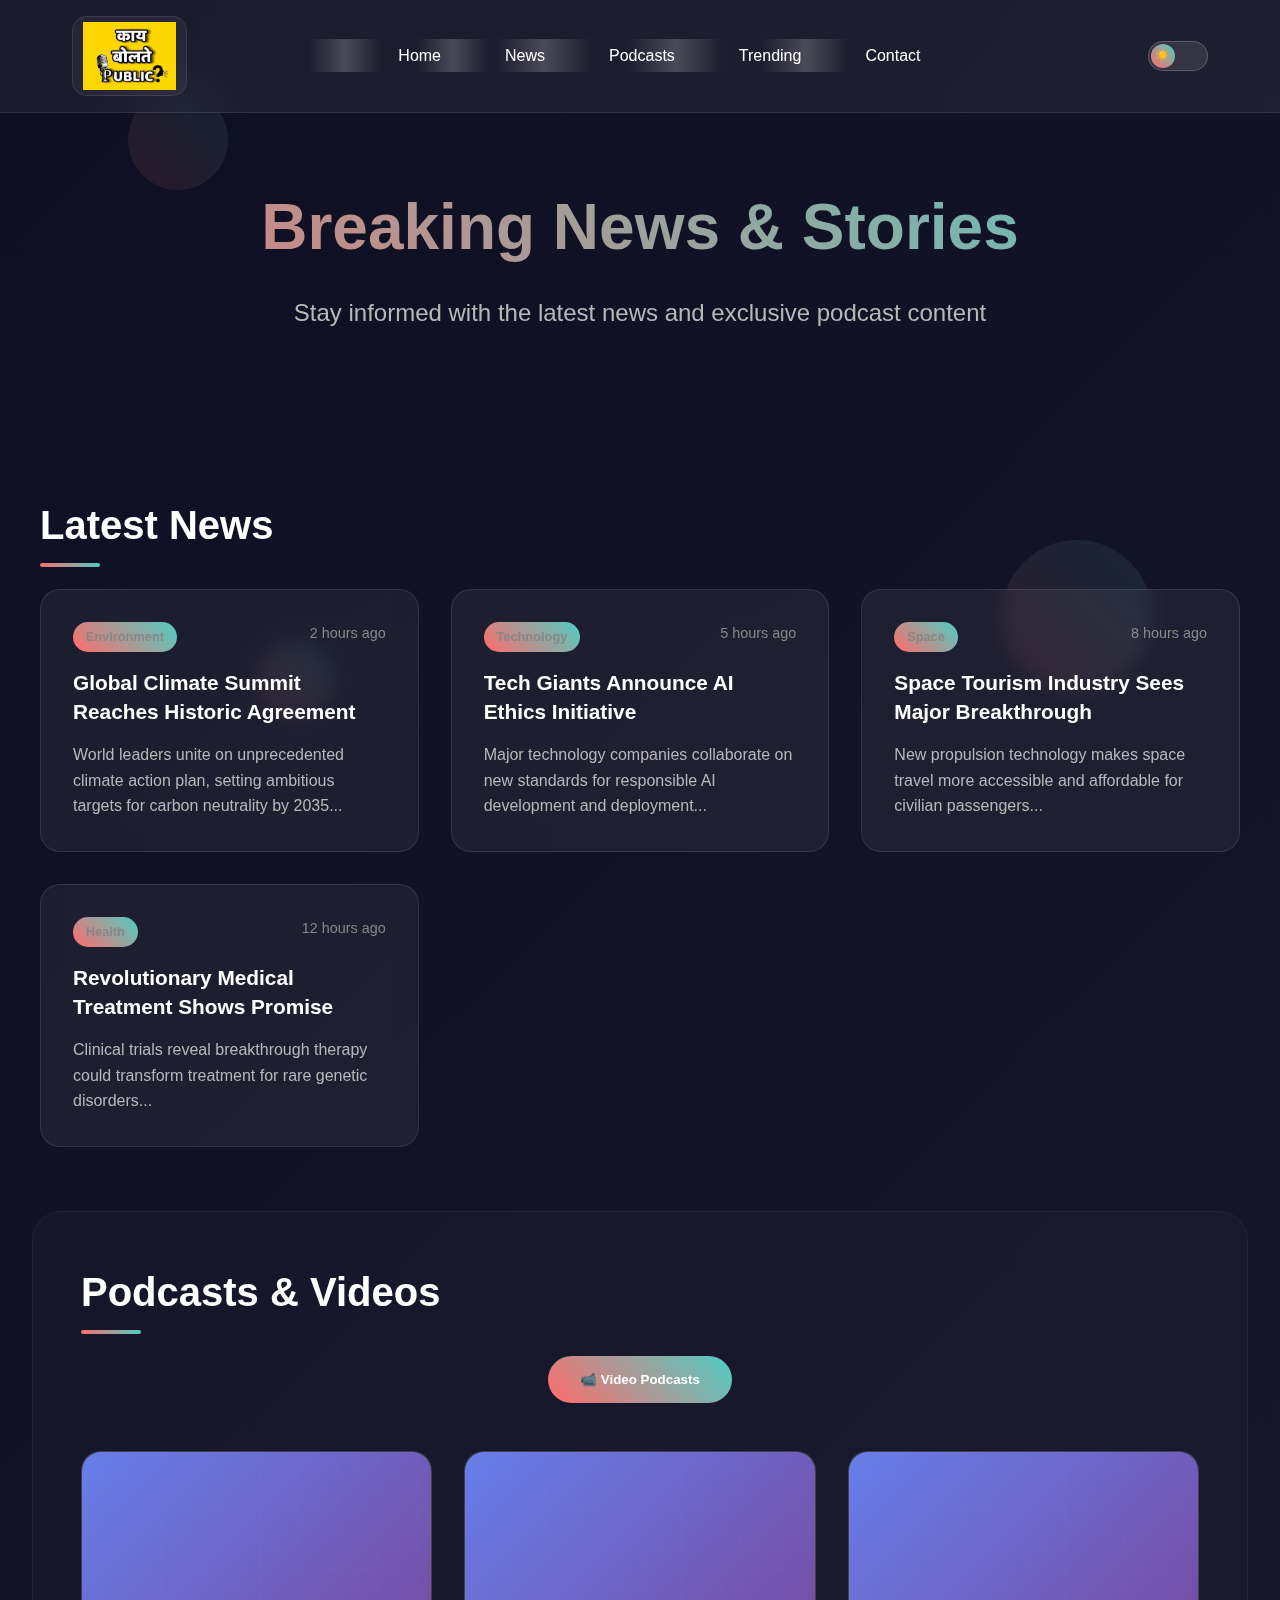
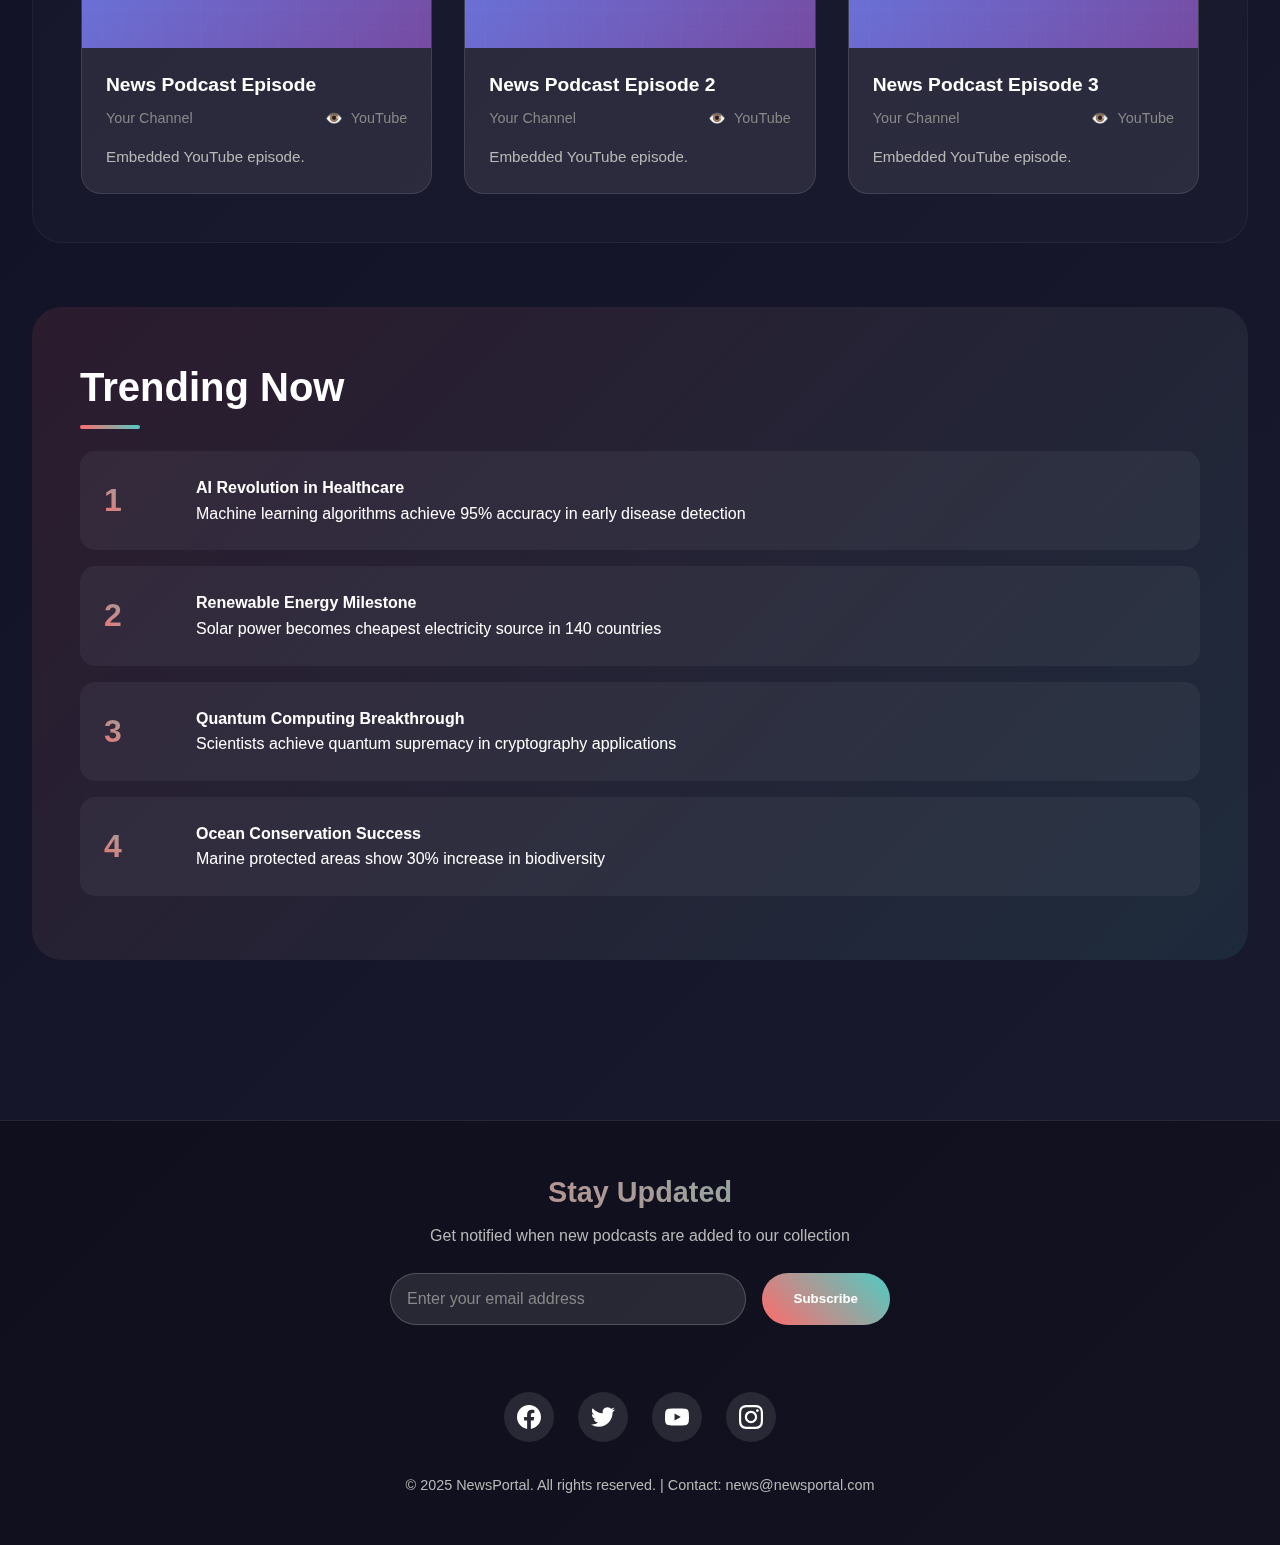
<file: index.html>
<!DOCTYPE html>
<html lang="en">
<head>
    <meta charset="UTF-8">
    <meta name="viewport" content="width=device-width, initial-scale=1.0">
    <title>NewsPortal - Breaking News & Podcasts</title>
    <style>
        * {
            margin: 0;
            padding: 0;
            box-sizing: border-box;
        }

        :root {
            --bg-primary: linear-gradient(135deg, #0f0f23 0%, #1a1a2e 100%);
            --bg-secondary: rgba(255, 255, 255, 0.05);
            --bg-tertiary: rgba(255, 255, 255, 0.08);
            --text-primary: #ffffff;
            --text-secondary: #b8b8b8;
            --text-muted: #888;
            --border-color: rgba(255, 255, 255, 0.1);
            --accent-primary: #ff6b6b;
            --accent-secondary: #4ecdc4;
        }

        [data-theme="light"] {
            --bg-primary: linear-gradient(135deg, #f5f7fa 0%, #c3cfe2 100%);
            --bg-secondary: rgba(255, 255, 255, 0.8);
            --bg-tertiary: rgba(255, 255, 255, 0.9);
            --text-primary: #2c3e50;
            --text-secondary: #34495e;
            --text-muted: #7f8c8d;
            --border-color: rgba(0, 0, 0, 0.1);
        }

        body {
            font-family: 'Inter', -apple-system, BlinkMacSystemFont, sans-serif;
            background: var(--bg-primary);
            color: var(--text-primary);
            line-height: 1.6;
            overflow-x: hidden;
            transition: background 0.3s ease, color 0.3s ease;
        }

        .header {
            background: rgba(255, 255, 255, 0.05);
            backdrop-filter: blur(20px);
            border-bottom: 1px solid rgba(255, 255, 255, 0.1);
            position: fixed;
            width: 100%;
            top: 0;
            z-index: 1000;
            transition: all 0.3s ease;
        }

        .nav-container {
            max-width: 1200px;
            margin: 0 auto;
            padding: 1rem 2rem;
            display: flex;
            justify-content: space-between;
            align-items: center;
        }

        .theme-toggle {
            background: rgba(255, 255, 255, 0.1);
            border: 1px solid rgba(255, 255, 255, 0.2);
            border-radius: 50px;
            width: 60px;
            height: 30px;
            position: relative;
            cursor: pointer;
            transition: all 0.3s ease;
            margin-left: 1rem;
        }

        .theme-toggle:hover {
            background: rgba(255, 255, 255, 0.15);
        }

        .theme-toggle-slider {
            position: absolute;
            top: 2px;
            left: 2px;
            width: 24px;
            height: 24px;
            background: linear-gradient(45deg, #ff6b6b, #4ecdc4);
            border-radius: 50%;
            transition: all 0.3s ease;
            display: flex;
            align-items: center;
            justify-content: center;
            font-size: 12px;
        }

        .theme-toggle-slider.moon {
            transform: translateX(30px);
        }

        .theme-toggle-slider.sun::before {
            content: '☀️';
        }

        .theme-toggle-slider.moon::before {
            content: '🌙';
        }

        .logo {
            display: flex;
            align-items: center;
            height: 80px;
            text-decoration: none;
            background: rgba(255, 255, 255, 0.05);
            border: 1px solid rgba(255, 255, 255, 0.1);
            border-radius: 15px;
            padding: 5px 10px;
            transition: all 0.3s ease;
        }

        .logo img {
            height: 100%;
            width: auto;
            transition: transform 0.3s ease;
        }

        .logo:hover {
            transform: scale(1.05);
            background: rgba(255, 255, 255, 0.08);
            border-color: rgba(255, 255, 255, 0.2);
        }

        .logo:hover img {
            transform: scale(1.05);
        }

        .nav-menu {
            display: flex;
            list-style: none;
            gap: 2rem;
        }

        .nav-item a {
            color: var(--text-primary);
            text-decoration: none;
            font-weight: 500;
            padding: 0.5rem 1rem;
            border-radius: 50px;
            transition: all 0.3s ease;
            position: relative;
            overflow: hidden;
        }

        .nav-item a::before {
            content: '';
            position: absolute;
            top: 0;
            left: -100%;
            width: 100%;
            height: 100%;
            background: linear-gradient(90deg, transparent, rgba(255, 255, 255, 0.2), transparent);
            transition: left 0.5s;
        }

        .nav-item a:hover::before {
            left: 100%;
        }

        .nav-item a:hover {
            background: rgba(255, 255, 255, 0.1);
            transform: translateY(-2px);
        }

        .main-content {
            margin-top: 80px;
            padding: 2rem;
        }

        .hero-section {
            max-width: 1200px;
            margin: 0 auto 4rem;
            text-align: center;
            padding: 4rem 0;
        }

        .hero-title {
            font-size: 4rem;
            font-weight: 900;
            margin-bottom: 1rem;
            background: linear-gradient(45deg, #ff6b6b, #4ecdc4, #45b7d1, #f9ca24);
            background-size: 400% 400%;
            background-clip: text;
            -webkit-background-clip: text;
            -webkit-text-fill-color: transparent;
            animation: gradientShift 4s ease-in-out infinite;
        }

        .hero-subtitle {
            font-size: 1.5rem;
            color: var(--text-secondary);
            margin-bottom: 2rem;
        }

        @keyframes gradientShift {
            0%, 100% { background-position: 0% 50%; }
            50% { background-position: 100% 50%; }
        }

        .section {
            max-width: 1200px;
            margin: 0 auto 4rem;
        }

        .section-title {
            font-size: 2.5rem;
            font-weight: 700;
            margin-bottom: 2rem;
            position: relative;
            display: inline-block;
        }

        .section-title::after {
            content: '';
            position: absolute;
            bottom: -10px;
            left: 0;
            width: 60px;
            height: 4px;
            background: linear-gradient(45deg, #ff6b6b, #4ecdc4);
            border-radius: 2px;
        }

        .news-grid {
            display: grid;
            grid-template-columns: repeat(auto-fit, minmax(350px, 1fr));
            gap: 2rem;
            margin-bottom: 3rem;
        }

        .news-card {
            background: rgba(255, 255, 255, 0.05);
            backdrop-filter: blur(10px);
            border: 1px solid rgba(255, 255, 255, 0.1);
            border-radius: 20px;
            padding: 2rem;
            transition: all 0.3s ease;
            cursor: pointer;
            position: relative;
            overflow: hidden;
        }

        .news-card::before {
            content: '';
            position: absolute;
            top: 0;
            left: 0;
            right: 0;
            height: 4px;
            background: linear-gradient(90deg, #ff6b6b, #4ecdc4, #45b7d1);
            transform: scaleX(0);
            transition: transform 0.3s ease;
        }

        .news-card:hover::before {
            transform: scaleX(1);
        }

        .news-card:hover {
            transform: translateY(-10px);
            background: rgba(255, 255, 255, 0.08);
            box-shadow: 0 20px 40px rgba(0, 0, 0, 0.3);
        }

        .news-meta {
            display: flex;
            justify-content: space-between;
            margin-bottom: 1rem;
            font-size: 0.9rem;
            color: var(--text-muted);
        }

        .news-category {
            background: linear-gradient(45deg, #ff6b6b, #4ecdc4);
            padding: 0.3rem 0.8rem;
            border-radius: 20px;
            font-size: 0.8rem;
            font-weight: 600;
        }

        .news-title {
            font-size: 1.3rem;
            font-weight: 600;
            margin-bottom: 1rem;
            line-height: 1.4;
        }

        .news-excerpt {
            color: var(--text-secondary);
            line-height: 1.6;
        }

        .podcast-section {
            background: rgba(255, 255, 255, 0.02);
            border-radius: 30px;
            padding: 3rem;
            margin: 4rem 0;
            border: 1px solid rgba(255, 255, 255, 0.05);
        }

        .podcast-tabs {
            display: flex;
            justify-content: center;
            gap: 1rem;
            margin-bottom: 3rem;
        }

        .tab-button {
            background: rgba(255, 255, 255, 0.1);
            border: none;
            color: #ffffff;
            padding: 1rem 2rem;
            border-radius: 50px;
            font-weight: 600;
            cursor: pointer;
            transition: all 0.3s ease;
            position: relative;
            overflow: hidden;
        }

        .tab-button.active {
            background: linear-gradient(45deg, #ff6b6b, #4ecdc4);
        }

        .tab-button:not(.active):hover {
            background: rgba(255, 255, 255, 0.15);
            transform: translateY(-2px);
        }

        .tab-content {
            display: none;
        }

        .tab-content.active {
            display: block;
        }

        .video-section {
            margin-top: 2rem;
        }

        .video-grid {
            display: grid;
            grid-template-columns: repeat(auto-fit, minmax(350px, 1fr));
            gap: 2rem;
        }

        .video-card {
            background: rgba(255, 255, 255, 0.08);
            border-radius: 20px;
            overflow: hidden;
            border: 1px solid rgba(255, 255, 255, 0.1);
            transition: all 0.3s ease;
            position: relative;
        }

        .video-card:hover {
            transform: translateY(-8px);
            box-shadow: 0 25px 50px rgba(0, 0, 0, 0.3);
        }

        .video-thumbnail {
            position: relative;
            width: 100%;
            height: 200px;
            background: linear-gradient(135deg, #667eea 0%, #764ba2 100%);
            display: flex;
            align-items: center;
            justify-content: center;
            overflow: hidden;
        }

        .video-thumbnail::before {
            content: '';
            position: absolute;
            top: 0;
            left: 0;
            right: 0;
            bottom: 0;
            background: url('data:image/svg+xml,<svg xmlns="http://www.w3.org/2000/svg" viewBox="0 0 100 100"><defs><pattern id="grid" width="10" height="10" patternUnits="userSpaceOnUse"><path d="M 10 0 L 0 0 0 10" fill="none" stroke="rgba(255,255,255,0.1)" stroke-width="0.5"/></pattern></defs><rect width="100" height="100" fill="url(%23grid)"/></svg>');
            opacity: 0.3;
        }

        .play-overlay {
            position: absolute;
            top: 50%;
            left: 50%;
            transform: translate(-50%, -50%);
            width: 70px;
            height: 70px;
            background: rgba(255, 255, 255, 0.9);
            border-radius: 50%;
            display: flex;
            align-items: center;
            justify-content: center;
            cursor: pointer;
            transition: all 0.3s ease;
            z-index: 2;
        }

        .play-overlay:hover {
            transform: translate(-50%, -50%) scale(1.1);
            background: rgba(255, 255, 255, 1);
        }

        .play-icon {
            width: 0;
            height: 0;
            border-left: 20px solid #333;
            border-top: 12px solid transparent;
            border-bottom: 12px solid transparent;
            margin-left: 5px;
        }

        .video-duration {
            position: absolute;
            bottom: 10px;
            right: 10px;
            background: rgba(0, 0, 0, 0.8);
            color: white;
            padding: 0.3rem 0.8rem;
            border-radius: 20px;
            font-size: 0.85rem;
            font-weight: 600;
        }

        .video-info {
            padding: 1.5rem;
        }

        .video-title {
            font-size: 1.2rem;
            font-weight: 600;
            margin-bottom: 0.5rem;
            line-height: 1.4;
        }

        .video-meta {
            display: flex;
            justify-content: space-between;
            align-items: center;
            margin-bottom: 1rem;
            font-size: 0.9rem;
            color: var(--text-muted);
        }

        .video-views {
            display: flex;
            align-items: center;
            gap: 0.5rem;
        }

        .video-description {
            color: var(--text-secondary);
            line-height: 1.5;
            font-size: 0.95rem;
        }

        .live-indicator {
            display: inline-flex;
            align-items: center;
            gap: 0.5rem;
            background: linear-gradient(45deg, #ff4757, #ff6b6b);
            color: white;
            padding: 0.3rem 0.8rem;
            border-radius: 20px;
            font-size: 0.8rem;
            font-weight: 600;
            position: absolute;
            top: 10px;
            left: 10px;
            z-index: 3;
        }

        .live-dot {
            width: 8px;
            height: 8px;
            background: white;
            border-radius: 50%;
            animation: pulse 2s infinite;
        }

        @keyframes pulse {
            0%, 100% { opacity: 1; transform: scale(1); }
            50% { opacity: 0.5; transform: scale(1.2); }
        }

        @media (max-width: 768px) {
            .podcast-tabs {
                flex-direction: column;
                align-items: center;
            }
            
            .tab-button {
                width: 200px;
            }
            
            .video-grid {
                grid-template-columns: 1fr;
            }
        }

        .podcast-grid {
            display: grid;
            grid-template-columns: repeat(auto-fit, minmax(300px, 1fr));
            gap: 2rem;
        }

        .podcast-card {
            background: rgba(255, 255, 255, 0.08);
            border-radius: 20px;
            padding: 2rem;
            border: 1px solid rgba(255, 255, 255, 0.1);
            transition: all 0.3s ease;
            position: relative;
            overflow: hidden;
        }

        .podcast-card::before {
            content: '';
            position: absolute;
            top: -50%;
            left: -50%;
            width: 200%;
            height: 200%;
            background: conic-gradient(from 0deg, transparent, rgba(255, 107, 107, 0.1), transparent);
            animation: rotate 8s linear infinite;
            z-index: 0;
        }

        .podcast-card > * {
            position: relative;
            z-index: 1;
        }

        @keyframes rotate {
            100% { transform: rotate(360deg); }
        }

        .podcast-card:hover {
            transform: translateY(-5px);
            background: rgba(255, 255, 255, 0.12);
        }

        .podcast-image {
            width: 80px;
            height: 80px;
            background: linear-gradient(45deg, #ff6b6b, #4ecdc4);
            border-radius: 15px;
            margin-bottom: 1.5rem;
            display: flex;
            align-items: center;
            justify-content: center;
            font-size: 2rem;
        }

        .podcast-title {
            font-size: 1.4rem;
            font-weight: 600;
            margin-bottom: 0.5rem;
        }

        .podcast-host {
            color: var(--text-muted);
            margin-bottom: 1rem;
        }

        .podcast-description {
            color: var(--text-secondary);
            margin-bottom: 1.5rem;
            line-height: 1.6;
        }

        .play-button {
            background: linear-gradient(45deg, #ff6b6b, #4ecdc4);
            border: none;
            color: white;
            padding: 0.8rem 2rem;
            border-radius: 50px;
            font-weight: 600;
            cursor: pointer;
            transition: all 0.3s ease;
            position: relative;
            overflow: hidden;
        }

        .play-button::before {
            content: '';
            position: absolute;
            top: 50%;
            left: 50%;
            width: 0;
            height: 0;
            background: rgba(255, 255, 255, 0.2);
            border-radius: 50%;
            transform: translate(-50%, -50%);
            transition: all 0.3s ease;
        }

        .play-button:hover::before {
            width: 300px;
            height: 300px;
        }

        .play-button:hover {
            transform: scale(1.05);
            box-shadow: 0 10px 30px rgba(255, 107, 107, 0.3);
        }

        .trending-section {
            background: linear-gradient(135deg, rgba(255, 107, 107, 0.1), rgba(78, 205, 196, 0.1));
            border-radius: 30px;
            padding: 3rem;
            margin: 4rem 0;
        }

        .trending-item {
            display: flex;
            align-items: center;
            padding: 1.5rem;
            margin-bottom: 1rem;
            background: rgba(255, 255, 255, 0.05);
            border-radius: 15px;
            transition: all 0.3s ease;
            cursor: pointer;
            text-decoration: none;
            color: inherit;
        }

        .trending-item:hover {
            background: rgba(255, 255, 255, 0.1);
            transform: translateX(10px);
        }

        .trending-number {
            font-size: 2rem;
            font-weight: 800;
            background: linear-gradient(45deg, #ff6b6b, #4ecdc4);
            background-clip: text;
            -webkit-background-clip: text;
            -webkit-text-fill-color: transparent;
            margin-right: 2rem;
            min-width: 60px;
        }

        .footer {
            background: rgba(0, 0, 0, 0.3);
            padding: 3rem 2rem;
            text-align: center;
            margin-top: 4rem;
            border-top: 1px solid rgba(255, 255, 255, 0.1);
        }

        .footer-content {
            max-width: 1200px;
            margin: 0 auto;
        }

        .social-links {
            display: flex;
            justify-content: center;
            gap: 1.5rem;
            margin-bottom: 2rem;
        }

        .social-link {
            display: flex;
            align-items: center;
            justify-content: center;
            width: 50px;
            height: 50px;
            background: rgba(255, 255, 255, 0.1);
            border-radius: 50%;
            color: #ffffff;
            text-decoration: none;
            font-size: 1.5rem;
            transition: all 0.3s ease;
            position: relative;
            overflow: hidden;
        }

        .social-link::before {
            content: '';
            position: absolute;
            top: 0;
            left: 0;
            width: 100%;
            height: 100%;
            transform: scale(0);
            transition: transform 0.3s ease;
            border-radius: 50%;
        }

        .social-link.facebook::before {
            background: #1877F2;
        }

        .social-link.twitter::before {
            background: #1DA1F2;
        }

        .social-link.youtube::before {
            background: #FF0000;
        }

        .social-link.instagram::before {
            background: linear-gradient(45deg, #F58529, #DD2A7B, #8134AF, #515BD4);
        }

        .social-link.linkedin::before {
            background: #0077B5;
        }

        .social-link.tiktok::before {
            background: #000000;
        }

        .social-link:hover::before {
            transform: scale(1);
        }

        .social-link:hover {
            transform: translateY(-5px);
            box-shadow: 0 10px 25px rgba(255, 107, 107, 0.3);
        }

        .social-link svg {
            position: relative;
            z-index: 1;
            transition: transform 0.3s ease;
        }

        .social-link:hover svg {
            transform: scale(1.1);
        }

        .newsletter-section {
            text-align: center;
            margin-bottom: 2rem;
        }

        .newsletter-title {
            font-size: 1.8rem;
            font-weight: 700;
            margin-bottom: 0.5rem;
            background: linear-gradient(45deg, #ff6b6b, #4ecdc4);
            background-clip: text;
            -webkit-background-clip: text;
            -webkit-text-fill-color: transparent;
        }

        .newsletter-subtitle {
            color: var(--text-secondary);
            margin-bottom: 1.5rem;
            font-size: 1rem;
        }

        .newsletter-form {
            max-width: 500px;
            margin: 0 auto;
        }

        .form-group {
            display: flex;
            gap: 1rem;
            margin-bottom: 1rem;
        }

        .form-group input {
            flex: 1;
            padding: 1rem;
            border: 1px solid rgba(255, 255, 255, 0.2);
            border-radius: 50px;
            background: rgba(255, 255, 255, 0.1);
            color: #ffffff;
            font-size: 1rem;
            transition: all 0.3s ease;
        }

        .form-group input:focus {
            outline: none;
            border-color: #4ecdc4;
            background: rgba(255, 255, 255, 0.15);
            box-shadow: 0 0 0 2px rgba(78, 205, 196, 0.3);
        }

        .form-group input::placeholder {
            color: var(--text-muted);
        }

        .subscribe-btn {
            background: linear-gradient(45deg, #ff6b6b, #4ecdc4);
            border: none;
            color: white;
            padding: 1rem 2rem;
            border-radius: 50px;
            font-weight: 600;
            cursor: pointer;
            transition: all 0.3s ease;
            white-space: nowrap;
        }

        .subscribe-btn:hover {
            transform: scale(1.05);
            box-shadow: 0 10px 30px rgba(255, 107, 107, 0.3);
        }

        .form-message {
            font-size: 0.9rem;
            margin-top: 0.5rem;
            min-height: 1.2rem;
        }

        .form-message.success {
            color: #4ecdc4;
        }

        .form-message.error {
            color: #ff6b6b;
        }

        .footer-text {
            color: var(--text-secondary);
            font-size: 0.9rem;
        }



        @media (max-width: 768px) {
            .social-links {
                gap: 1rem;
            }

            .social-link {
                width: 45px;
                height: 45px;
                font-size: 1.3rem;
            }

            .form-group {
                flex-direction: column;
                gap: 0.5rem;
            }

            .subscribe-btn {
                width: 100%;
            }
        }

        .mobile-menu {
            display: none;
            background: none;
            border: none;
            color: white;
            font-size: 1.5rem;
            cursor: pointer;
        }

        @media (max-width: 768px) {
            .nav-menu {
                display: none;
            }
            
            .mobile-menu {
                display: block;
            }
            
            .hero-title {
                font-size: 2.5rem;
            }
            
            .news-grid {
                grid-template-columns: 1fr;
            }
            
            .podcast-grid {
                grid-template-columns: 1fr;
            }
        }

        .floating-elements {
            position: fixed;
            top: 0;
            left: 0;
            width: 100%;
            height: 100%;
            pointer-events: none;
            z-index: -1;
        }

        .floating-circle {
            position: absolute;
            border-radius: 50%;
            background: linear-gradient(45deg, rgba(255, 107, 107, 0.1), rgba(78, 205, 196, 0.1));
            animation: float 6s ease-in-out infinite;
        }

        .floating-circle:nth-child(1) {
            width: 100px;
            height: 100px;
            top: 10%;
            left: 10%;
            animation-delay: 0s;
        }

        .floating-circle:nth-child(2) {
            width: 150px;
            height: 150px;
            top: 60%;
            right: 10%;
            animation-delay: 2s;
        }

        .floating-circle:nth-child(3) {
            width: 80px;
            height: 80px;
            bottom: 20%;
            left: 20%;
            animation-delay: 4s;
        }

        @keyframes float {
            0%, 100% { transform: translateY(0px) rotate(0deg); }
            50% { transform: translateY(-20px) rotate(180deg); }
        }
    </style>
</head>
<body>
    <div class="floating-elements">
        <div class="floating-circle"></div>
        <div class="floating-circle"></div>
        <div class="floating-circle"></div>
    </div>

    <header class="header">
        <nav class="nav-container">
            <a href="#" class="logo">
                <img src="logo.jpg" alt="NewsPortal Logo">
            </a>
            <ul class="nav-menu">
                <li class="nav-item"><a href="#home">Home</a></li>
                <li class="nav-item"><a href="#news">News</a></li>
                <li class="nav-item"><a href="#podcasts">Podcasts</a></li>
                <li class="nav-item"><a href="#trending">Trending</a></li>
                <li class="nav-item"><a href="#contact">Contact</a></li>
            </ul>
            <div style="display: flex; align-items: center;">
                <div class="theme-toggle" id="themeToggle">
                    <div class="theme-toggle-slider sun" id="themeSlider"></div>
                </div>
                <button class="mobile-menu">☰</button>
            </div>
        </nav>
    </header>

    <main class="main-content">
        <section class="hero-section" id="home">
            <h1 class="hero-title">Breaking News & Stories</h1>
            <p class="hero-subtitle">Stay informed with the latest news and exclusive podcast content</p>
        </section>

        <section class="section" id="news">
            <h2 class="section-title">Latest News</h2>
            <div class="news-grid" id="newsGrid"></div>
        </section>

        <section class="podcast-section" id="podcasts">
            <h2 class="section-title">Podcasts & Videos</h2>
            
            <div class="podcast-tabs">
                <button class="tab-button active" onclick="switchTab('video')">📹 Video Podcasts</button>
            </div>

            <div id="video-content" class="tab-content active">
                <div class="video-grid" id="videoGrid"></div>
            </div>
        </section>

        
        <section class="trending-section" id="trending">
            <h2 class="section-title">Trending Now</h2>
            <a href="ai-revolution-healthcare.html" target="_blank" class="trending-item">
                <span class="trending-number">1</span>
                <div>
                    <h4>AI Revolution in Healthcare</h4>
                    <p>Machine learning algorithms achieve 95% accuracy in early disease detection</p>
                </div>
            </a>
            <a href="renewable-energy-milestone.html" target="_blank" class="trending-item">
                <span class="trending-number">2</span>
                <div>
                    <h4>Renewable Energy Milestone</h4>
                    <p>Solar power becomes cheapest electricity source in 140 countries</p>
                </div>
            </a>
            <a href="quantum-computing-breakthrough.html" target="_blank" class="trending-item">
                <span class="trending-number">3</span>
                <div>
                    <h4>Quantum Computing Breakthrough</h4>
                    <p>Scientists achieve quantum supremacy in cryptography applications</p>
                </div>
            </a>
            <a href="ocean-conservation-success.html" target="_blank" class="trending-item">
                <span class="trending-number">4</span>
                <div>
                    <h4>Ocean Conservation Success</h4>
                    <p>Marine protected areas show 30% increase in biodiversity</p>
                </div>
            </a>
        </section>
    </main>

    <footer class="footer" id="contact">
        <div class="footer-content">
            <div class="newsletter-section">
                <h3 class="newsletter-title">Stay Updated</h3>
                <p class="newsletter-subtitle">Get notified when new podcasts are added to our collection</p>
                <form class="newsletter-form" id="newsletterForm">
                    <div class="form-group">
                        <input type="email" id="emailInput" placeholder="Enter your email address" required>
                        <button type="submit" class="subscribe-btn">Subscribe</button>
                    </div>
                    <div id="formMessage" class="form-message"></div>
                </form>
            </div>

            <div class="social-links">
                <a href="https://www.facebook.com/share/1CitwLrQyJ/" class="social-link facebook" target="_blank" aria-label="Facebook">
                    <svg width="24" height="24" viewBox="0 0 24 24" fill="currentColor">
                        <path d="M24 12.073c0-6.627-5.373-12-12-12s-12 5.373-12 12c0 5.99 4.388 10.954 10.125 11.854v-8.385H7.078v-3.47h3.047V9.43c0-3.007 1.792-4.669 4.533-4.669 1.312 0 2.686.235 2.686.235v2.953H15.83c-1.491 0-1.956.925-1.956 1.874v2.25h3.328l-.532 3.47h-2.796v8.385C19.612 23.027 24 18.062 24 12.073z"/>
                    </svg>
                </a>
                <a href="https://x.com/KayboltePUBLIC?t=DZ7_PYKMhLqZl4KcrOWwGg&s=09" class="social-link twitter" target="_blank" aria-label="Twitter">
                    <svg width="24" height="24" viewBox="0 0 24 24" fill="currentColor">
                        <path d="M23.953 4.57a10 10 0 01-2.825.775 4.958 4.958 0 002.163-2.723c-.951.555-2.005.959-3.127 1.184a4.92 4.92 0 00-8.384 4.482C7.69 8.095 4.067 6.13 1.64 3.162a4.822 4.822 0 00-.666 2.475c0 1.71.87 3.213 2.188 4.096a4.904 4.904 0 01-2.228-.616v.06a4.923 4.923 0 003.946 4.827 4.996 4.996 0 01-2.212.085 4.936 4.936 0 004.604 3.417 9.867 9.867 0 01-6.102 2.105c-.39 0-.779-.023-1.17-.067a13.995 13.995 0 007.557 2.209c9.053 0 13.998-7.496 13.998-13.985 0-.21 0-.42-.015-.63A9.935 9.935 0 0024 4.59z"/>
                    </svg>
                </a>
                <a href="https://youtube.com/@kaybolte.public?si=Nbqlewww4svXpbzD" class="social-link youtube" target="_blank" aria-label="YouTube">
                    <svg width="24" height="24" viewBox="0 0 24 24" fill="currentColor">
                        <path d="M23.498 6.186a3.016 3.016 0 0 0-2.122-2.136C19.505 3.545 12 3.545 12 3.545s-7.505 0-9.377.505A3.017 3.017 0 0 0 .502 6.186C0 8.07 0 12 0 12s0 3.93.502 5.814a3.016 3.016 0 0 0 2.122 2.136c1.871.505 9.376.505 9.376.505s7.505 0 9.377-.505a3.015 3.015 0 0 0 2.122-2.136C24 15.93 24 12 24 12s0-3.93-.502-5.814zM9.545 15.568V8.432L15.818 12l-6.273 3.568z"/>
                    </svg>
                </a>
                <a href="https://www.instagram.com/kaybolte.public?igsh=cHNxbDR0N3FlNHhn" class="social-link instagram" target="_blank" aria-label="Instagram">
                    <svg width="24" height="24" viewBox="0 0 24 24" fill="currentColor">
                        <path d="M12 2.163c3.204 0 3.584.012 4.85.07 3.252.148 4.771 1.691 4.919 4.919.058 1.265.069 1.645.069 4.849 0 3.205-.012 3.584-.069 4.849-.149 3.225-1.664 4.771-4.919 4.919-1.266.058-1.644.07-4.85.07-3.204 0-3.584-.012-4.849-.07-3.26-.149-4.771-1.699-4.919-4.92-.058-1.265-.07-1.644-.07-4.849 0-3.204.013-3.583.07-4.849.149-3.227 1.664-4.771 4.919-4.919 1.266-.057 1.645-.069 4.849-.069zm0-2.163c-3.259 0-3.667.014-4.947.072-4.358.2-6.78 2.618-6.98 6.98-.059 1.281-.073 1.689-.073 4.948 0 3.259.014 3.668.072 4.948.2 4.358 2.618 6.78 6.98 6.98 1.281.058 1.689.072 4.948.072 3.259 0 3.668-.014 4.948-.072 4.354-.2 6.782-2.618 6.979-6.98.059-1.28.073-1.689.073-4.948 0-3.259-.014-3.667-.072-4.947-.196-4.354-2.617-6.78-6.979-6.98-1.281-.059-1.69-.073-4.949-.073zm0 5.838c-3.403 0-6.162 2.759-6.162 6.162s2.759 6.163 6.162 6.163 6.162-2.759 6.162-6.163c0-3.403-2.759-6.162-6.162-6.162zm0 10.162c-2.209 0-4-1.79-4-4 0-2.209 1.791-4 4-4s4 1.791 4 4c0 2.21-1.791 4-4 4zm6.406-11.845c-.796 0-1.441.645-1.441 1.44s.645 1.44 1.441 1.44c.795 0 1.439-.645 1.439-1.44s-.644-1.44-1.439-1.44z"/>
                    </svg>
                </a>
                            </div>
            <p class="footer-text">&copy; 2025 NewsPortal. All rights reserved. | Contact: news@newsportal.com</p>
        </div>
    </footer>

    <script>
        // Smooth scrolling for navigation links
        document.querySelectorAll('a[href^="#"]').forEach(anchor => {
            anchor.addEventListener('click', function (e) {
                e.preventDefault();
                const target = document.querySelector(this.getAttribute('href'));
                if (target) {
                    const headerHeight = document.querySelector('.header').offsetHeight;
                    const targetPosition = target.offsetTop - headerHeight;
                    window.scrollTo({
                        top: targetPosition,
                        behavior: 'smooth'
                    });
                }
            });
        });

        // Header background opacity on scroll
        window.addEventListener('scroll', () => {
            const header = document.querySelector('.header');
            const scrolled = window.pageYOffset;
            const opacity = Math.min(scrolled / 100, 1);
            header.style.background = `rgba(255, 255, 255, ${0.05 + opacity * 0.1})`;
        });

        // Interactive functions
        function readArticle(title) {}

        function playVideo(videoTitle) {}

        function switchTab(tabName) {
            // Remove active class from all tabs and content
            document.querySelectorAll('.tab-button').forEach(btn => btn.classList.remove('active'));
            document.querySelectorAll('.tab-content').forEach(content => content.classList.remove('active'));
            
            // Add active class to clicked tab and corresponding content
            event.target.classList.add('active');
            document.getElementById(tabName + '-content').classList.add('active');
        }

        // Add parallax effect to floating elements
        window.addEventListener('scroll', () => {
            const scrolled = window.pageYOffset;
            const circles = document.querySelectorAll('.floating-circle');
            circles.forEach((circle, index) => {
                const speed = (index + 1) * 0.1;
                circle.style.transform = `translateY(${scrolled * speed}px) rotate(${scrolled * 0.1}deg)`;
            });
        });

        // Mobile menu toggle (basic implementation)
        document.querySelector('.mobile-menu').addEventListener('click', function() {
            const navMenu = document.querySelector('.nav-menu');
            navMenu.style.display = navMenu.style.display === 'flex' ? 'none' : 'flex';
        });

        // Add loading animation
        window.addEventListener('load', () => {
            document.body.style.opacity = '0';
            document.body.style.transition = 'opacity 0.5s ease-in-out';
            setTimeout(() => {
                document.body.style.opacity = '1';
            }, 100);
        });

        // Render dynamic content from content.json
        async function loadContent(){
            try{
                const res = await fetch('content.json');
                const data = await res.json();
                renderNews(data.news||[]);
                renderVideos(data.videos||[]);
                attachHoverEffects();
            }catch(e){ console.error('Failed to load content.json', e); }
        }

        function renderNews(items){
            const grid = document.getElementById('newsGrid');
            grid.innerHTML = '';
            items.forEach(n => {
                const a = document.createElement('a');
                a.href = n.href || '#';
                a.target = '_blank';
                a.className = 'news-card';
                a.style.display='block'; a.style.textDecoration='none'; a.style.color='inherit';
                a.innerHTML = `
                    <div class="news-meta">
                        <span class="news-category">${escapeHtml(n.category||'')}</span>
                        <span>${escapeHtml(n.time||'')}</span>
                    </div>
                    <h3 class="news-title">${escapeHtml(n.title||'')}</h3>
                    <p class="news-excerpt">${escapeHtml(n.excerpt||'')}</p>
                `;
                grid.appendChild(a);
            });
        }

        function renderVideos(items){
            const grid = document.getElementById('videoGrid');
            grid.innerHTML = '';
            items.forEach(v => {
                const card = document.createElement('div');
                card.className = 'video-card';
                card.innerHTML = `
                    <div class="video-thumbnail" style="height:auto;padding:0;">
                        <div style="position:relative;padding-top:56.25%;width:100%;overflow:hidden;">
                            <iframe src="https://www.youtube.com/embed/${encodeURIComponent(v.youtubeId||'')}" title="YouTube video player" frameborder="0" allow="accelerometer; autoplay; clipboard-write; encrypted-media; gyroscope; picture-in-picture; web-share" allowfullscreen style="position:absolute;top:0;left:0;width:100%;height:100%;"></iframe>
                        </div>
                    </div>
                    <div class="video-info">
                        <h3 class="video-title">${escapeHtml(v.title||'')}</h3>
                        <div class="video-meta">
                            <span>${escapeHtml(v.channel||'')}</span>
                            <div class="video-views"><span>👁️</span><span>YouTube</span></div>
                        </div>
                        <p class="video-description">${escapeHtml(v.description||'')}</p>
                    </div>
                `;
                grid.appendChild(card);
            });
        }

        function escapeHtml(s=''){ return String(s).replace(/&/g,'&amp;').replace(/</g,'&lt;').replace(/>/g,'&gt;') }

        function attachHoverEffects(){
            document.querySelectorAll('.news-card, .podcast-card').forEach(card => {
                card.addEventListener('mouseenter', function(){ this.style.transform = 'translateY(-10px) scale(1.02)'; });
                card.addEventListener('mouseleave', function(){ this.style.transform = 'translateY(0) scale(1)'; });
            });
        }

        // Newsletter subscription functionality
        document.getElementById('newsletterForm').addEventListener('submit', function(e) {
            e.preventDefault();
            const email = document.getElementById('emailInput').value;
            const messageDiv = document.getElementById('formMessage');

            // Basic email validation
            const emailRegex = /^[^\s@]+@[^\s@]+\.[^\s@]+$/;
            if (!emailRegex.test(email)) {
                messageDiv.textContent = 'Please enter a valid email address.';
                messageDiv.className = 'form-message error';
                return;
            }

            // Simulate subscription (replace with actual API call when backend is ready)
            messageDiv.textContent = 'Thank you for subscribing! You\'ll be notified when new podcasts are added.';
            messageDiv.className = 'form-message success';
            document.getElementById('emailInput').value = '';

            // In a real implementation, you would send this to your backend:
            // fetch('/api/subscribe', {
            //     method: 'POST',
            //     headers: { 'Content-Type': 'application/json' },
            //     body: JSON.stringify({ email: email })
            // })
            // .then(response => response.json())
            // .then(data => {
            //     messageDiv.textContent = data.message;
            //     messageDiv.className = 'form-message success';
            //     document.getElementById('emailInput').value = '';
            // })
            // .catch(error => {
            //     messageDiv.textContent = 'Subscription failed. Please try again.';
            //     messageDiv.className = 'form-message error';
            // });
        });

        // Theme toggle functionality
        const themeToggle = document.getElementById('themeToggle');
        const themeSlider = document.getElementById('themeSlider');
        const body = document.body;

        // Load saved theme
        const savedTheme = localStorage.getItem('theme') || 'dark';
        if (savedTheme === 'light') {
            body.setAttribute('data-theme', 'light');
            themeSlider.classList.remove('sun');
            themeSlider.classList.add('moon');
        }

        // Theme toggle event
        themeToggle.addEventListener('click', () => {
            const currentTheme = body.getAttribute('data-theme');
            if (currentTheme === 'light') {
                body.removeAttribute('data-theme');
                themeSlider.classList.remove('moon');
                themeSlider.classList.add('sun');
                localStorage.setItem('theme', 'dark');
            } else {
                body.setAttribute('data-theme', 'light');
                themeSlider.classList.remove('sun');
                themeSlider.classList.add('moon');
                localStorage.setItem('theme', 'light');
            }
        });



        loadContent();
    </script>
</body>
</html>
</file>
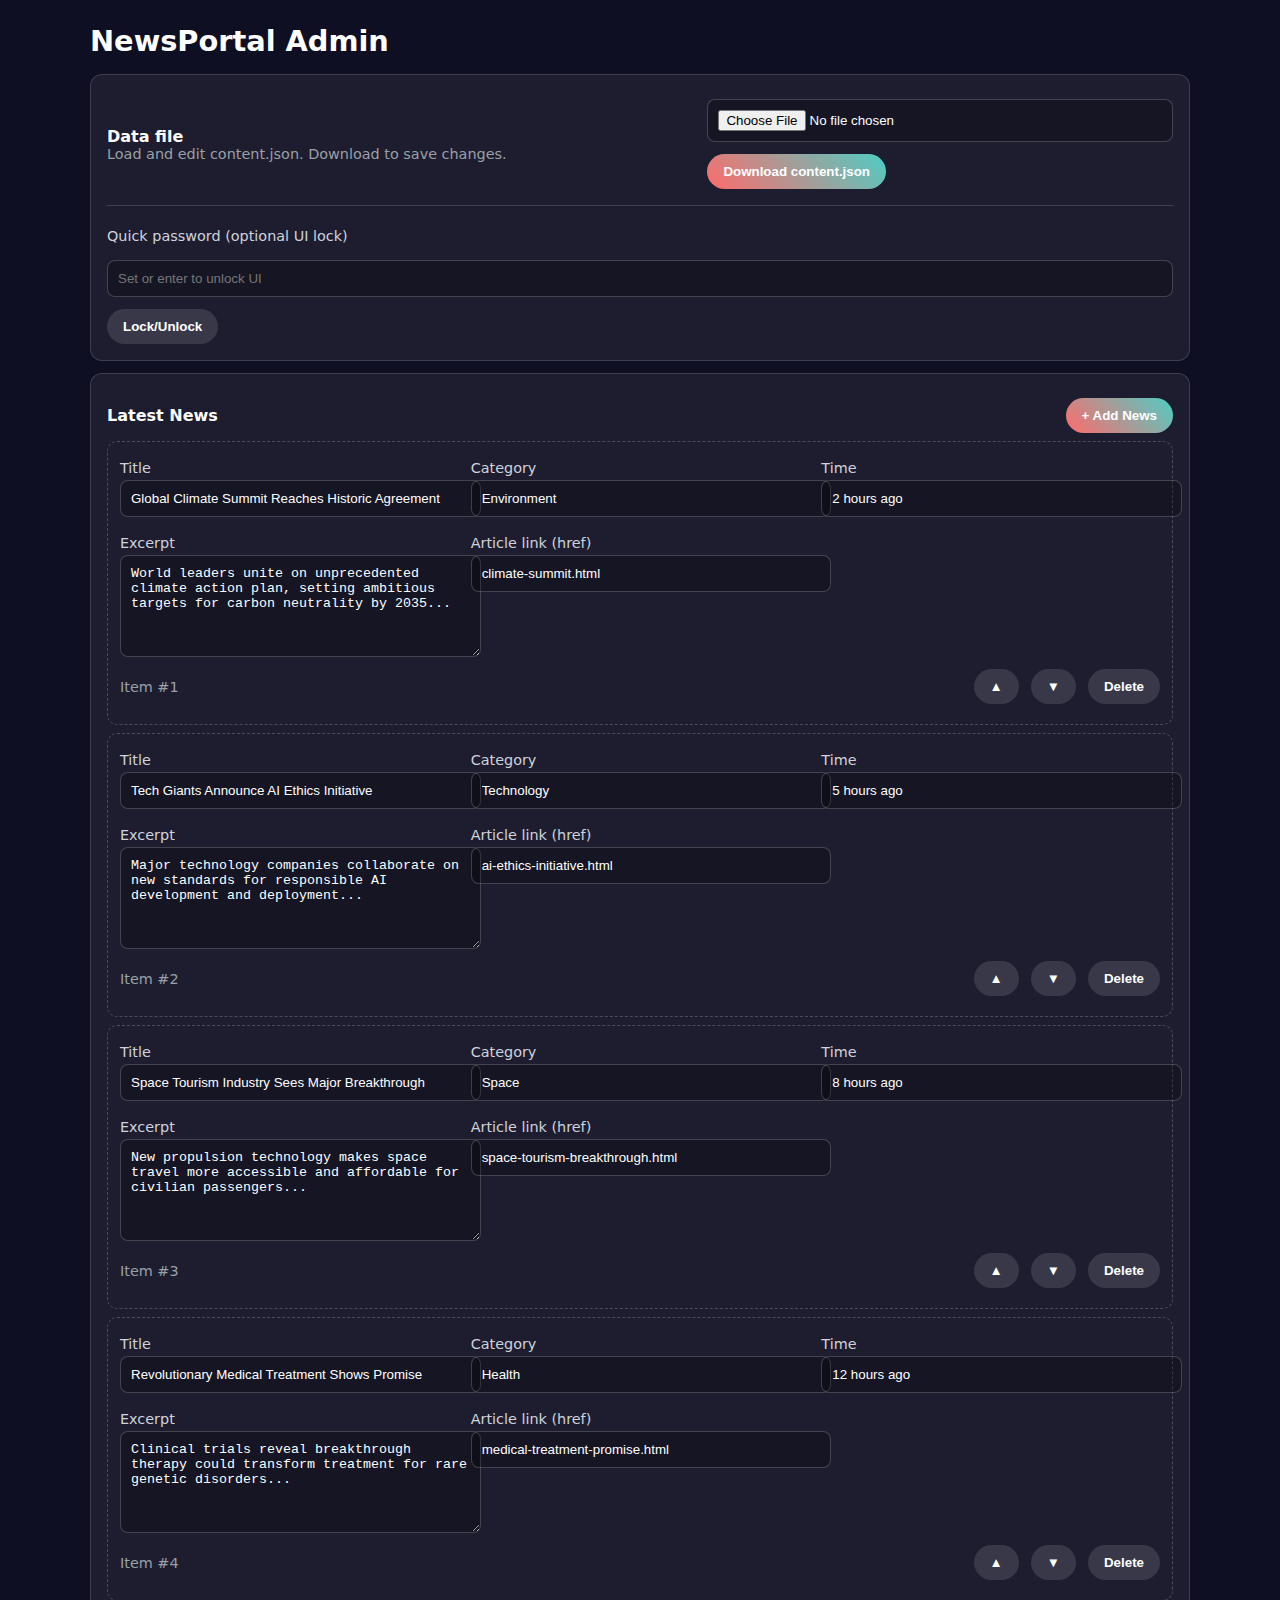
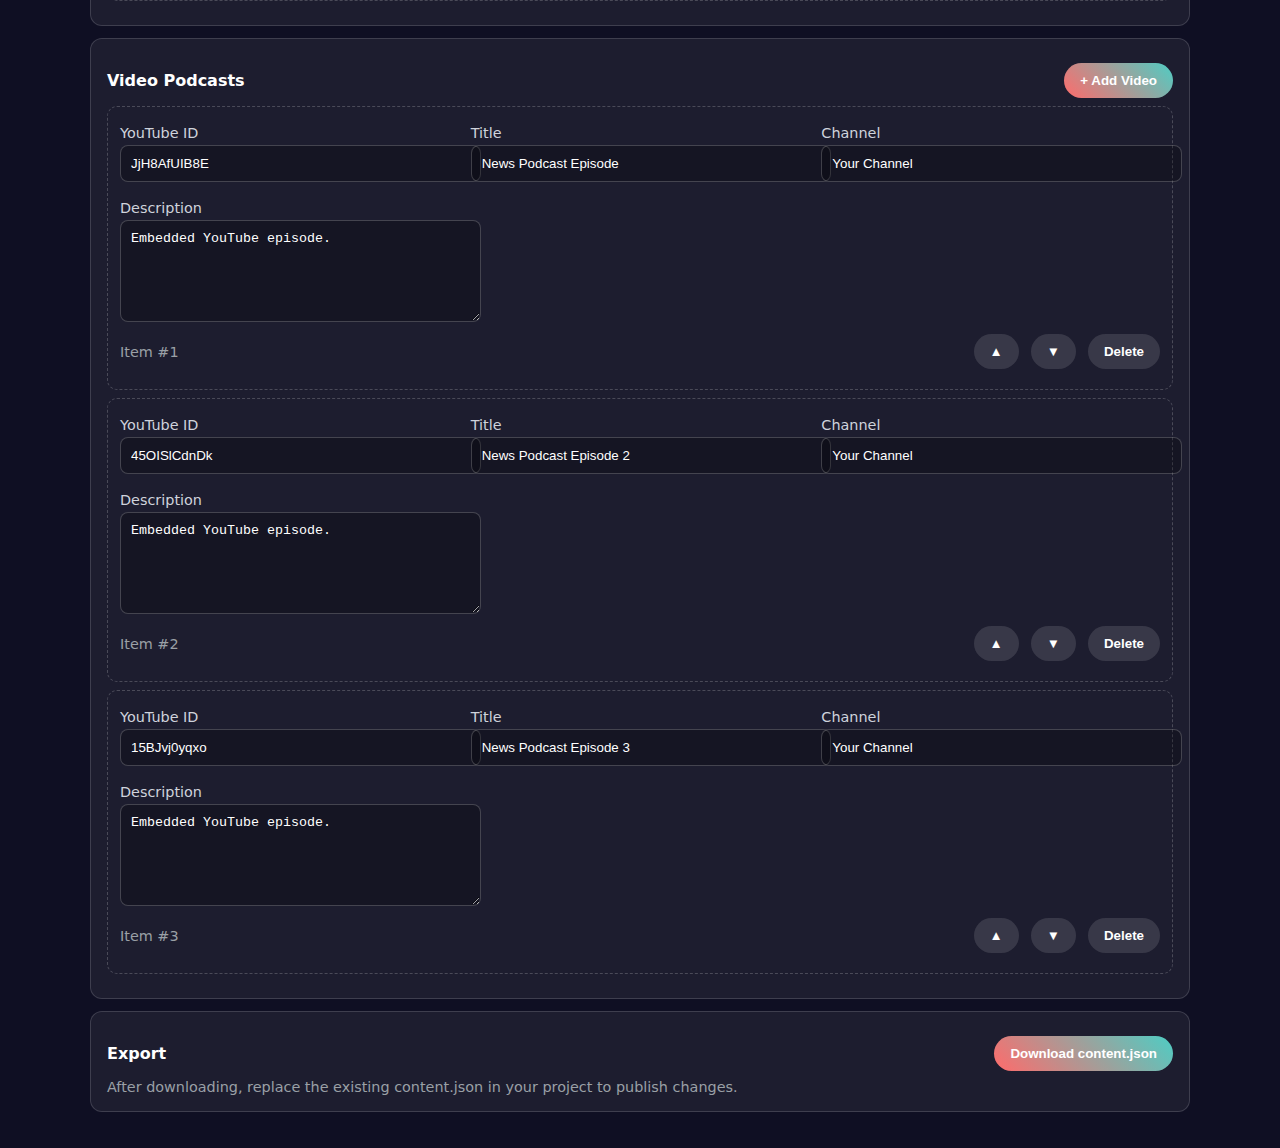
<file: admin.html>
<!DOCTYPE html>
<html lang="en">
<head>
  <meta charset="UTF-8" />
  <meta name="viewport" content="width=device-width, initial-scale=1.0" />
  <title>NewsPortal Admin</title>
  <style>
    body{font-family:Inter,system-ui,-apple-system,BlinkMacSystemFont,"Segoe UI",Roboto,Ubuntu,"Helvetica Neue",Arial,sans-serif;background:#0f0f23;color:#fff;margin:0}
    .wrap{max-width:1100px;margin:0 auto;padding:24px}
    h1{font-size:1.8rem;margin:0 0 16px}
    .card{background:rgba(255,255,255,.06);border:1px solid rgba(255,255,255,.15);border-radius:12px;padding:16px;margin:12px 0}
    .row{display:flex;gap:12px;flex-wrap:wrap}
    label{display:block;font-size:.9rem;color:#cfd3dc;margin:6px 0 4px}
    input,textarea,select{width:100%;padding:10px;border-radius:8px;border:1px solid rgba(255,255,255,.2);background:rgba(0,0,0,.25);color:#fff}
    textarea{min-height:80px}
    .grid{display:grid;grid-template-columns:repeat(auto-fit,minmax(260px,1fr));gap:12px}
    .btn{background:linear-gradient(45deg,#ff6b6b,#4ecdc4);border:none;color:#fff;padding:10px 16px;border-radius:999px;cursor:pointer;font-weight:700}
    .btn.sec{background:rgba(255,255,255,.12)}
    .bar{display:flex;gap:8px;align-items:center;justify-content:space-between;margin:8px 0}
    .muted{color:#9aa0a6;font-size:.9rem}
    .list-item{border:1px dashed rgba(255,255,255,.2);border-radius:10px;padding:12px;margin:8px 0}
    .divider{height:1px;background:rgba(255,255,255,.15);margin:16px 0}
  </style>
</head>
<body>
  <div class="wrap">
    <h1>NewsPortal Admin</h1>
    <div class="card">
      <div class="bar">
        <div>
          <strong>Data file</strong>
          <div class="muted">Load and edit content.json. Download to save changes.</div>
        </div>
        <div class="row">
          <input type="file" id="filePicker" accept="application/json" />
          <button class="btn" id="downloadBtn">Download content.json</button>
        </div>
      </div>
      <div class="divider"></div>
      <div class="row">
        <label>Quick password (optional UI lock)</label>
        <input type="password" id="lockPass" placeholder="Set or enter to unlock UI" />
        <button class="btn sec" id="lockToggle">Lock/Unlock</button>
      </div>
    </div>

    <div class="card">
      <div class="bar">
        <strong>Latest News</strong>
        <button class="btn" id="addNews">+ Add News</button>
      </div>
      <div id="newsList"></div>
    </div>

    <div class="card">
      <div class="bar">
        <strong>Video Podcasts</strong>
        <button class="btn" id="addVideo">+ Add Video</button>
      </div>
      <div id="videoList"></div>
    </div>

    <div class="card">
      <div class="bar">
        <strong>Export</strong>
        <button class="btn" id="downloadBtn2">Download content.json</button>
      </div>
      <div class="muted">After downloading, replace the existing content.json in your project to publish changes.</div>
    </div>
  </div>

  <script>
    const state = { data: { news: [], videos: [] }, locked: false };

    const els = {
      filePicker: document.getElementById('filePicker'),
      newsList: document.getElementById('newsList'),
      videoList: document.getElementById('videoList'),
      addNews: document.getElementById('addNews'),
      addVideo: document.getElementById('addVideo'),
      downloadBtn: document.getElementById('downloadBtn'),
      downloadBtn2: document.getElementById('downloadBtn2'),
      lockPass: document.getElementById('lockPass'),
      lockToggle: document.getElementById('lockToggle'),
    };

    function render() {
      // News
      els.newsList.innerHTML = '';
      state.data.news.forEach((n, i) => {
        const div = document.createElement('div');
        div.className = 'list-item';
        div.innerHTML = `
          <div class="grid">
            <div>
              <label>Title</label>
              <input ${disabled()} value="${esc(n.title)}" data-k="title" data-i="${i}">
            </div>
            <div>
              <label>Category</label>
              <input ${disabled()} value="${esc(n.category)}" data-k="category" data-i="${i}">
            </div>
            <div>
              <label>Time</label>
              <input ${disabled()} value="${esc(n.time)}" data-k="time" data-i="${i}">
            </div>
            <div>
              <label>Excerpt</label>
              <textarea ${disabled()} data-k="excerpt" data-i="${i}">${esc(n.excerpt)}</textarea>
            </div>
            <div>
              <label>Article link (href)</label>
              <input ${disabled()} value="${esc(n.href)}" data-k="href" data-i="${i}">
            </div>
          </div>
          <div class="bar">
            <span class="muted">Item #${i+1}</span>
            <div class="row">
              <button class="btn sec" data-act="up" data-i="${i}">▲</button>
              <button class="btn sec" data-act="down" data-i="${i}">▼</button>
              <button class="btn sec" data-act="deleteNews" data-i="${i}">Delete</button>
            </div>
          </div>
        `;
        els.newsList.appendChild(div);
      });

      // Videos
      els.videoList.innerHTML = '';
      state.data.videos.forEach((v, i) => {
        const div = document.createElement('div');
        div.className = 'list-item';
        div.innerHTML = `
          <div class="grid">
            <div>
              <label>YouTube ID</label>
              <input ${disabled()} value="${esc(v.youtubeId)}" data-k="youtubeId" data-i="${i}" data-type="video">
            </div>
            <div>
              <label>Title</label>
              <input ${disabled()} value="${esc(v.title)}" data-k="title" data-i="${i}" data-type="video">
            </div>
            <div>
              <label>Channel</label>
              <input ${disabled()} value="${esc(v.channel)}" data-k="channel" data-i="${i}" data-type="video">
            </div>
            <div>
              <label>Description</label>
              <textarea ${disabled()} data-k="description" data-i="${i}" data-type="video">${esc(v.description)}</textarea>
            </div>
          </div>
          <div class="bar">
            <span class="muted">Item #${i+1}</span>
            <div class="row">
              <button class="btn sec" data-act="upVideo" data-i="${i}">▲</button>
              <button class="btn sec" data-act="downVideo" data-i="${i}">▼</button>
              <button class="btn sec" data-act="deleteVideo" data-i="${i}">Delete</button>
            </div>
          </div>
        `;
        els.videoList.appendChild(div);
      });
    }

    function disabled(){ return state.locked ? 'disabled' : '' }
    function esc(s=''){ return String(s).replace(/&/g,'&amp;').replace(/</g,'&lt;').replace(/>/g,'&gt;') }

    // Load default content.json via fetch (optional)
    fetch('content.json').then(r=>r.ok?r.json():{news:[],videos:[]}).then(data=>{ state.data = data; render(); }).catch(()=>{});

    // File import
    els.filePicker.addEventListener('change', e => {
      const f = e.target.files[0]; if(!f) return;
      const reader = new FileReader();
      reader.onload = () => { try { state.data = JSON.parse(reader.result); render(); } catch(e){ alert('Invalid JSON'); } };
      reader.readAsText(f);
    });

    // Add items
    els.addNews.addEventListener('click', ()=>{ state.data.news.push({title:'',category:'',time:'',excerpt:'',href:''}); render(); });
    els.addVideo.addEventListener('click', ()=>{ state.data.videos.push({youtubeId:'',title:'',channel:'',description:''}); render(); });

    // Delegated updates and actions
    document.body.addEventListener('input', e => {
      const i = e.target.getAttribute('data-i');
      const k = e.target.getAttribute('data-k');
      const type = e.target.getAttribute('data-type');
      if(i==null||!k) return;
      if(type==='video') state.data.videos[i][k] = e.target.value; else state.data.news[i][k] = e.target.value;
    });

    document.body.addEventListener('click', e => {
      const act = e.target.getAttribute('data-act');
      const i = +e.target.getAttribute('data-i');
      if(!act) return;
      if(act==='deleteNews'){ state.data.news.splice(i,1); render(); }
      if(act==='deleteVideo'){ state.data.videos.splice(i,1); render(); }
      if(act==='up' && i>0){ swap(state.data.news,i,i-1); render(); }
      if(act==='down' && i<state.data.news.length-1){ swap(state.data.news,i,i+1); render(); }
      if(act==='upVideo' && i>0){ swap(state.data.videos,i,i-1); render(); }
      if(act==='downVideo' && i<state.data.videos.length-1){ swap(state.data.videos,i,i+1); render(); }
    });

    function swap(arr,a,b){ const t = arr[a]; arr[a]=arr[b]; arr[b]=t; }

    // Download JSON
    function download(){
      const blob = new Blob([JSON.stringify(state.data,null,2)], {type:'application/json'});
      const url = URL.createObjectURL(blob);
      const a = document.createElement('a');
      a.href = url; a.download = 'content.json'; a.click();
      URL.revokeObjectURL(url);
    }
    els.downloadBtn.addEventListener('click', download);
    els.downloadBtn2.addEventListener('click', download);

    // Basic lock
    els.lockToggle.addEventListener('click', ()=>{ state.locked = !state.locked; render(); });
  </script>
</body>
</html>
</file>
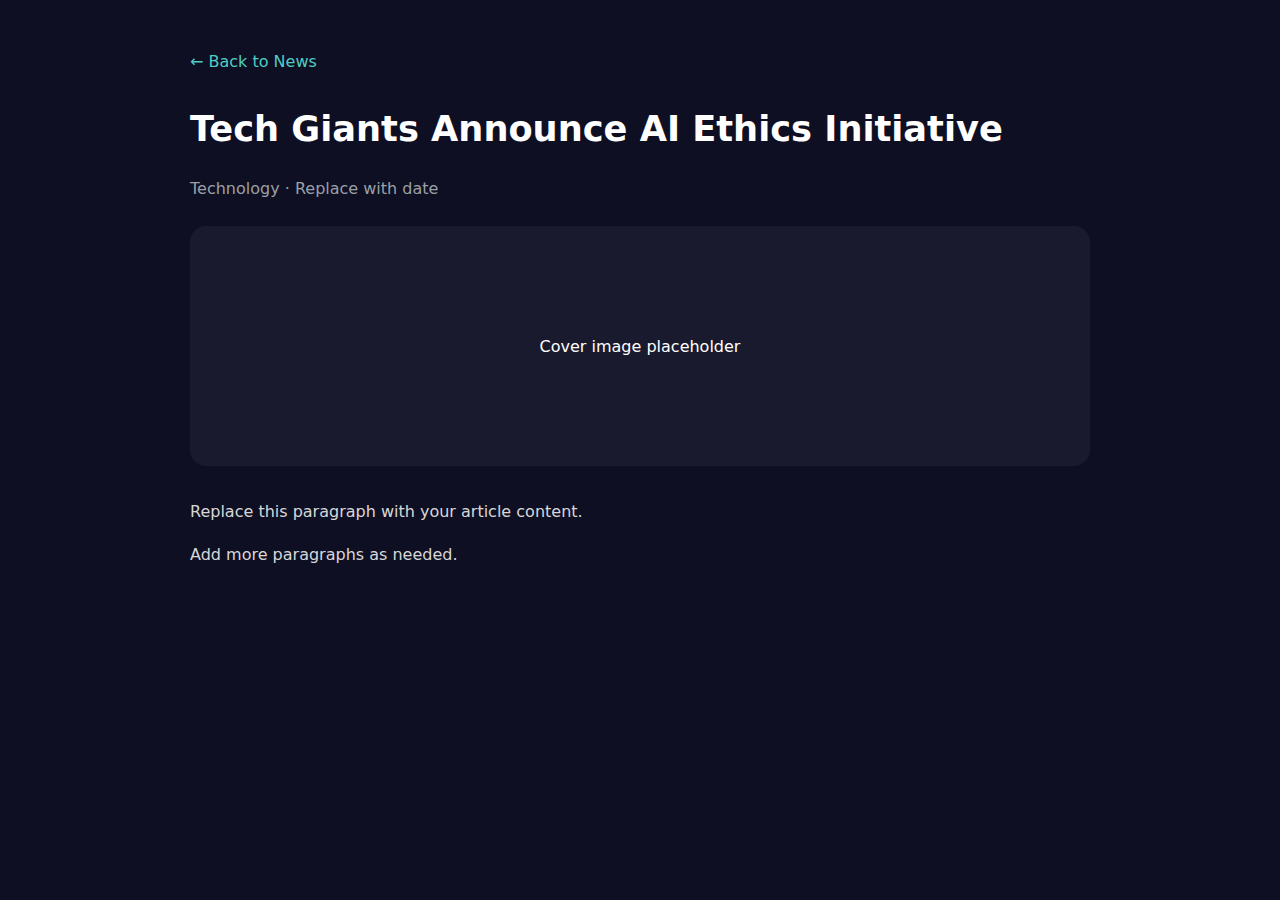
<file: ai-ethics-initiative.html>
<!DOCTYPE html>
<html lang="en">
<head>
  <meta charset="UTF-8" />
  <meta name="viewport" content="width=device-width, initial-scale=1.0" />
  <title>Tech Giants Announce AI Ethics Initiative — NewsPortal</title>
  <link rel="stylesheet" href="template.css" />
</head>
<body>
  <div class="container">
    <a class="back" href="../index.html">← Back to News</a>
    <h1 class="headline">Tech Giants Announce AI Ethics Initiative</h1>
    <div class="meta">Technology · Replace with date</div>
    <div class="hero">Cover image placeholder</div>
    <article>
      <p>Replace this paragraph with your article content.</p>
      <p>Add more paragraphs as needed.</p>
    </article>
  </div>
</body>
</html>
</file>
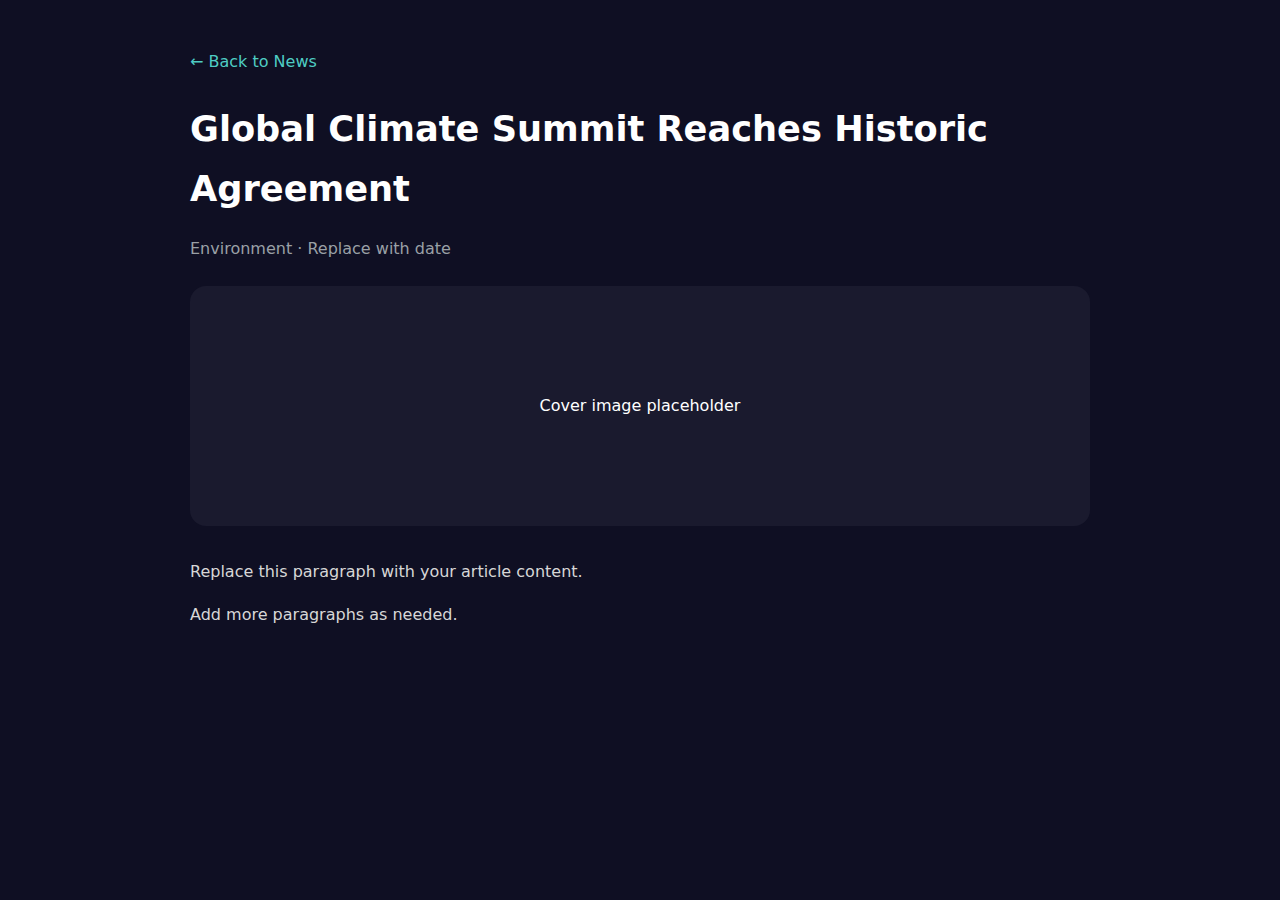
<file: climate-summit.html>
<!DOCTYPE html>
<html lang="en">
<head>
  <meta charset="UTF-8" />
  <meta name="viewport" content="width=device-width, initial-scale=1.0" />
  <title>Global Climate Summit Reaches Historic Agreement — NewsPortal</title>
  <link rel="stylesheet" href="template.css" />
</head>
<body>
  <div class="container">
    <a class="back" href="../index.html">← Back to News</a>
    <h1 class="headline">Global Climate Summit Reaches Historic Agreement</h1>
    <div class="meta">Environment · Replace with date</div>
    <div class="hero">Cover image placeholder</div>
    <article>
      <p>Replace this paragraph with your article content.</p>
      <p>Add more paragraphs as needed.</p>
    </article>
  </div>
</body>
</html>
</file>
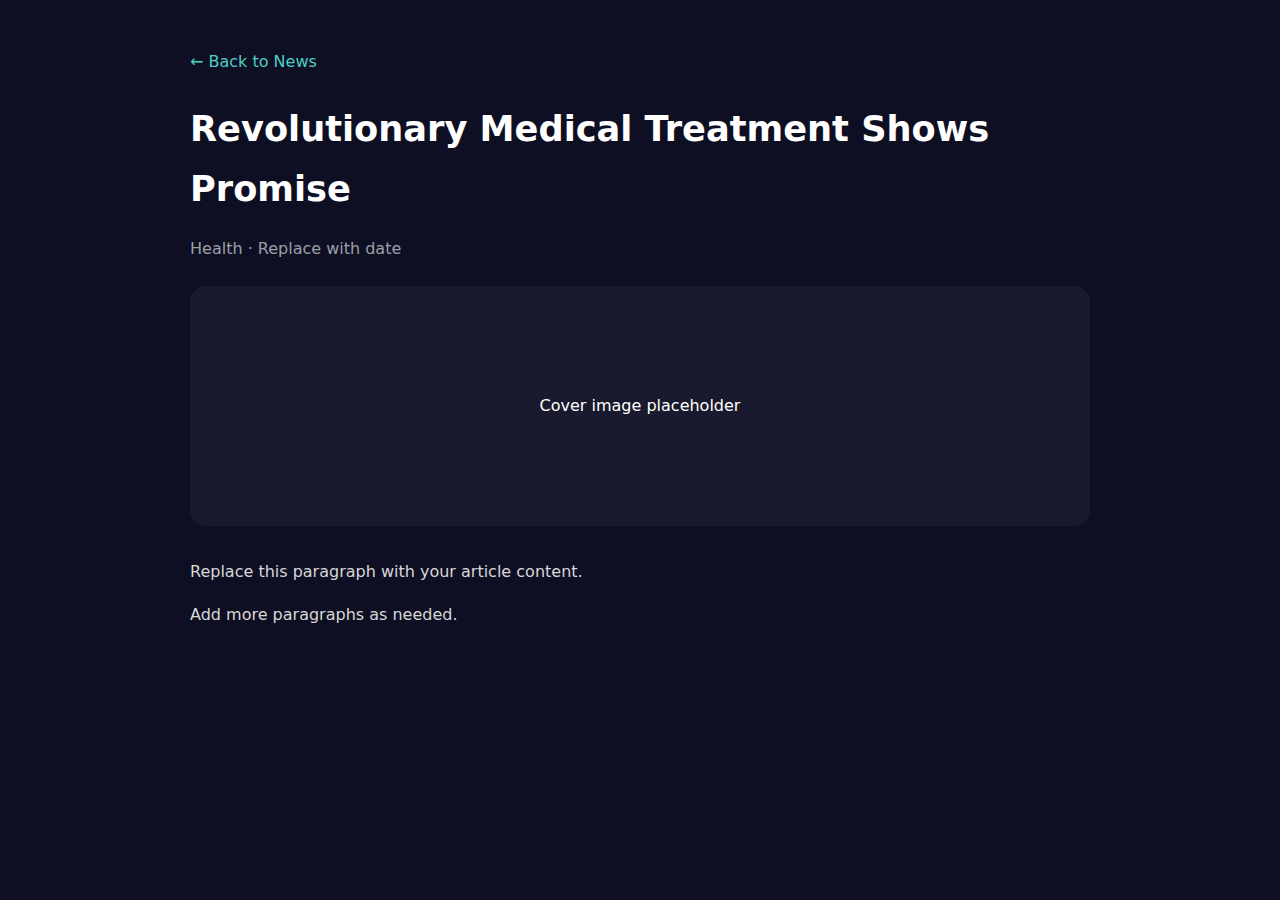
<file: medical-treatment-promise.html>
<!DOCTYPE html>
<html lang="en">
<head>
  <meta charset="UTF-8" />
  <meta name="viewport" content="width=device-width, initial-scale=1.0" />
  <title>Revolutionary Medical Treatment Shows Promise — NewsPortal</title>
  <link rel="stylesheet" href="template.css" />
</head>
<body>
  <div class="container">
    <a class="back" href="../index.html">← Back to News</a>
    <h1 class="headline">Revolutionary Medical Treatment Shows Promise</h1>
    <div class="meta">Health · Replace with date</div>
    <div class="hero">Cover image placeholder</div>
    <article>
      <p>Replace this paragraph with your article content.</p>
      <p>Add more paragraphs as needed.</p>
    </article>
  </div>
</body>
</html>
</file>
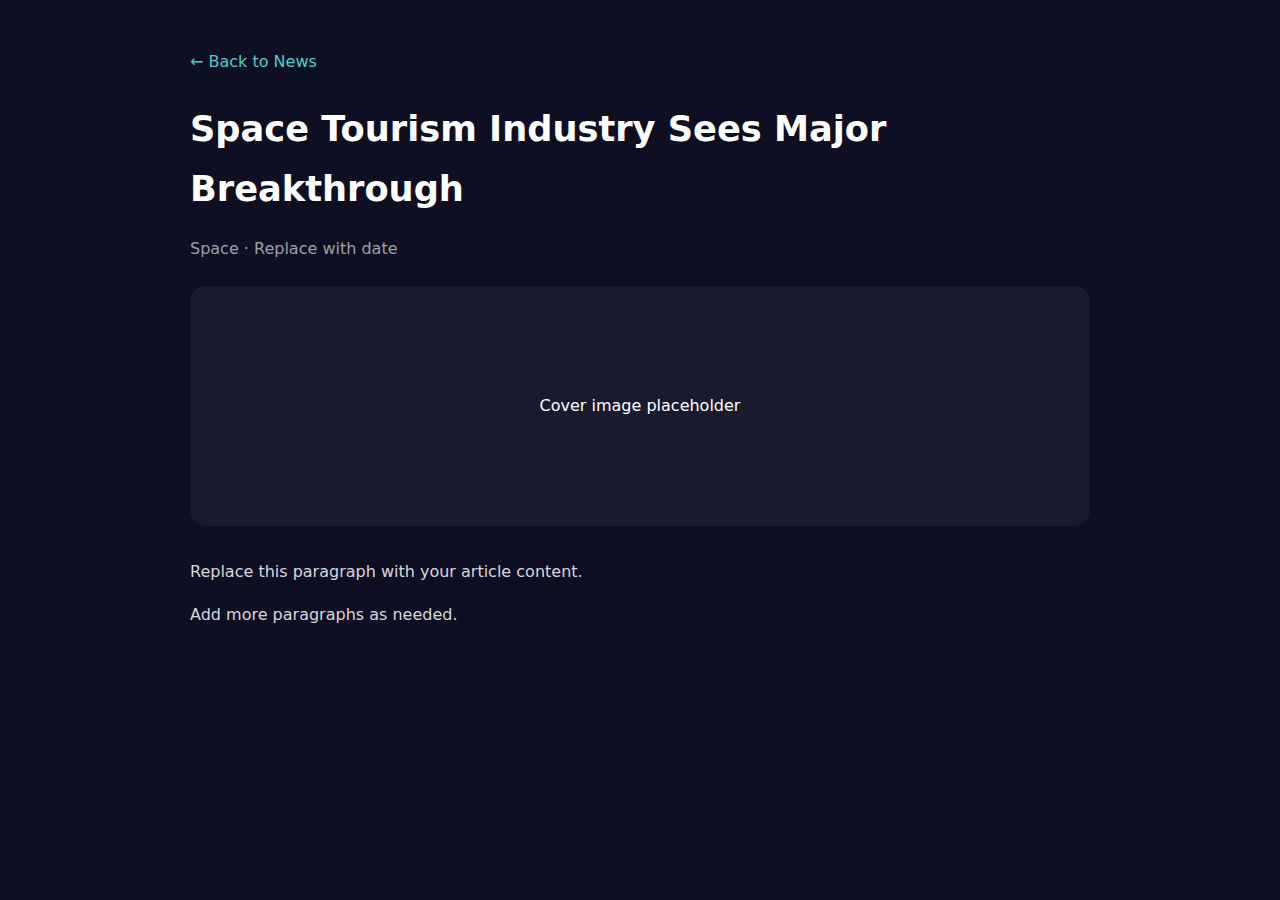
<file: space-tourism-breakthrough.html>
<!DOCTYPE html>
<html lang="en">
<head>
  <meta charset="UTF-8" />
  <meta name="viewport" content="width=device-width, initial-scale=1.0" />
  <title>Space Tourism Industry Sees Major Breakthrough — NewsPortal</title>
  <link rel="stylesheet" href="template.css" />
</head>
<body>
  <div class="container">
    <a class="back" href="../index.html">← Back to News</a>
    <h1 class="headline">Space Tourism Industry Sees Major Breakthrough</h1>
    <div class="meta">Space · Replace with date</div>
    <div class="hero">Cover image placeholder</div>
    <article>
      <p>Replace this paragraph with your article content.</p>
      <p>Add more paragraphs as needed.</p>
    </article>
  </div>
</body>
</html>
</file>
<file: template.css>
:root {
    --bg-primary: #0f0f23;
    --bg-secondary: #1a1a2e;
    --text-primary: #fff;
    --text-secondary: #d7d7d7;
    --text-muted: #9aa0a6;
    --accent-primary: #4ecdc4;
    --accent-secondary: #ff6b6b;
}

[data-theme="light"] {
    --bg-primary: #f5f7fa;
    --bg-secondary: #ffffff;
    --text-primary: #2c3e50;
    --text-secondary: #34495e;
    --text-muted: #7f8c8d;
}

body{
    font-family:Inter,system-ui,-apple-system,BlinkMacSystemFont,"Segoe UI",Roboto,Ubuntu,"Helvetica Neue",Arial,sans-serif;
    background:var(--bg-primary);
    color:var(--text-primary);
    margin:0;
    line-height:1.7;
    transition: background 0.3s ease, color 0.3s ease;
}

.container{max-width:900px;margin:0 auto;padding:2rem}
a{color:var(--accent-primary);text-decoration:none}
.back{display:inline-block;margin:1rem 0}
.headline{font-size:2.2rem;font-weight:800;margin:.5rem 0 1rem}
.meta{color:var(--text-muted);margin-bottom:1.5rem}
.hero{border-radius:16px;overflow:hidden;margin:1rem 0 2rem;background:var(--bg-secondary);height:240px;display:flex;align-items:center;justify-content:center}
article p{margin:0 0 1rem;color:var(--text-secondary)}

/* Reading progress bar */
.reading-progress {
    position: fixed;
    top: 0;
    left: 0;
    width: 100%;
    height: 4px;
    background: rgba(255, 255, 255, 0.1);
    z-index: 1000;
}

.reading-progress-bar {
    height: 100%;
    background: linear-gradient(90deg, var(--accent-secondary), var(--accent-primary));
    width: 0%;
    transition: width 0.1s ease;
}

/* Reading time */
.reading-time {
    display: inline-block;
    background: rgba(255, 107, 107, 0.1);
    color: var(--accent-secondary);
    padding: 0.3rem 0.8rem;
    border-radius: 20px;
    font-size: 0.9rem;
    margin-left: 1rem;
}

/* Bookmark button */
.bookmark-btn {
    display: inline-flex;
    align-items: center;
    gap: 0.5rem;
    background: rgba(78, 205, 196, 0.1);
    color: var(--accent-primary);
    border: none;
    padding: 0.5rem 1rem;
    border-radius: 25px;
    font-size: 0.9rem;
    cursor: pointer;
    transition: all 0.3s ease;
    margin-left: 1rem;
}

.bookmark-btn:hover {
    background: rgba(78, 205, 196, 0.2);
    transform: scale(1.05);
}

.bookmark-btn.bookmarked {
    background: rgba(255, 107, 107, 0.2);
    color: var(--accent-secondary);
}

/* Social sharing */
.share-section {
    margin: 2rem 0;
    padding: 1.5rem;
    background: rgba(255, 255, 255, 0.05);
    border-radius: 12px;
    border: 1px solid rgba(255, 255, 255, 0.1);
}

.share-title {
    font-size: 1.2rem;
    font-weight: 600;
    margin-bottom: 1rem;
}

.share-buttons {
    display: flex;
    gap: 1rem;
    flex-wrap: wrap;
}

.share-btn {
    display: inline-flex;
    align-items: center;
    gap: 0.5rem;
    padding: 0.8rem 1.2rem;
    border-radius: 8px;
    text-decoration: none;
    font-size: 0.9rem;
    font-weight: 500;
    transition: all 0.3s ease;
    border: none;
    cursor: pointer;
}

.share-btn.twitter {
    background: #1DA1F2;
    color: white;
}

.share-btn.facebook {
    background: #1877F2;
    color: white;
}

.share-btn.linkedin {
    background: #0077B5;
    color: white;
}

.share-btn.copy {
    background: rgba(255, 255, 255, 0.1);
    color: var(--text-primary);
    border: 1px solid rgba(255, 255, 255, 0.2);
}

.share-btn:hover {
    transform: translateY(-2px);
    box-shadow: 0 5px 15px rgba(0, 0, 0, 0.2);
}
</file>
